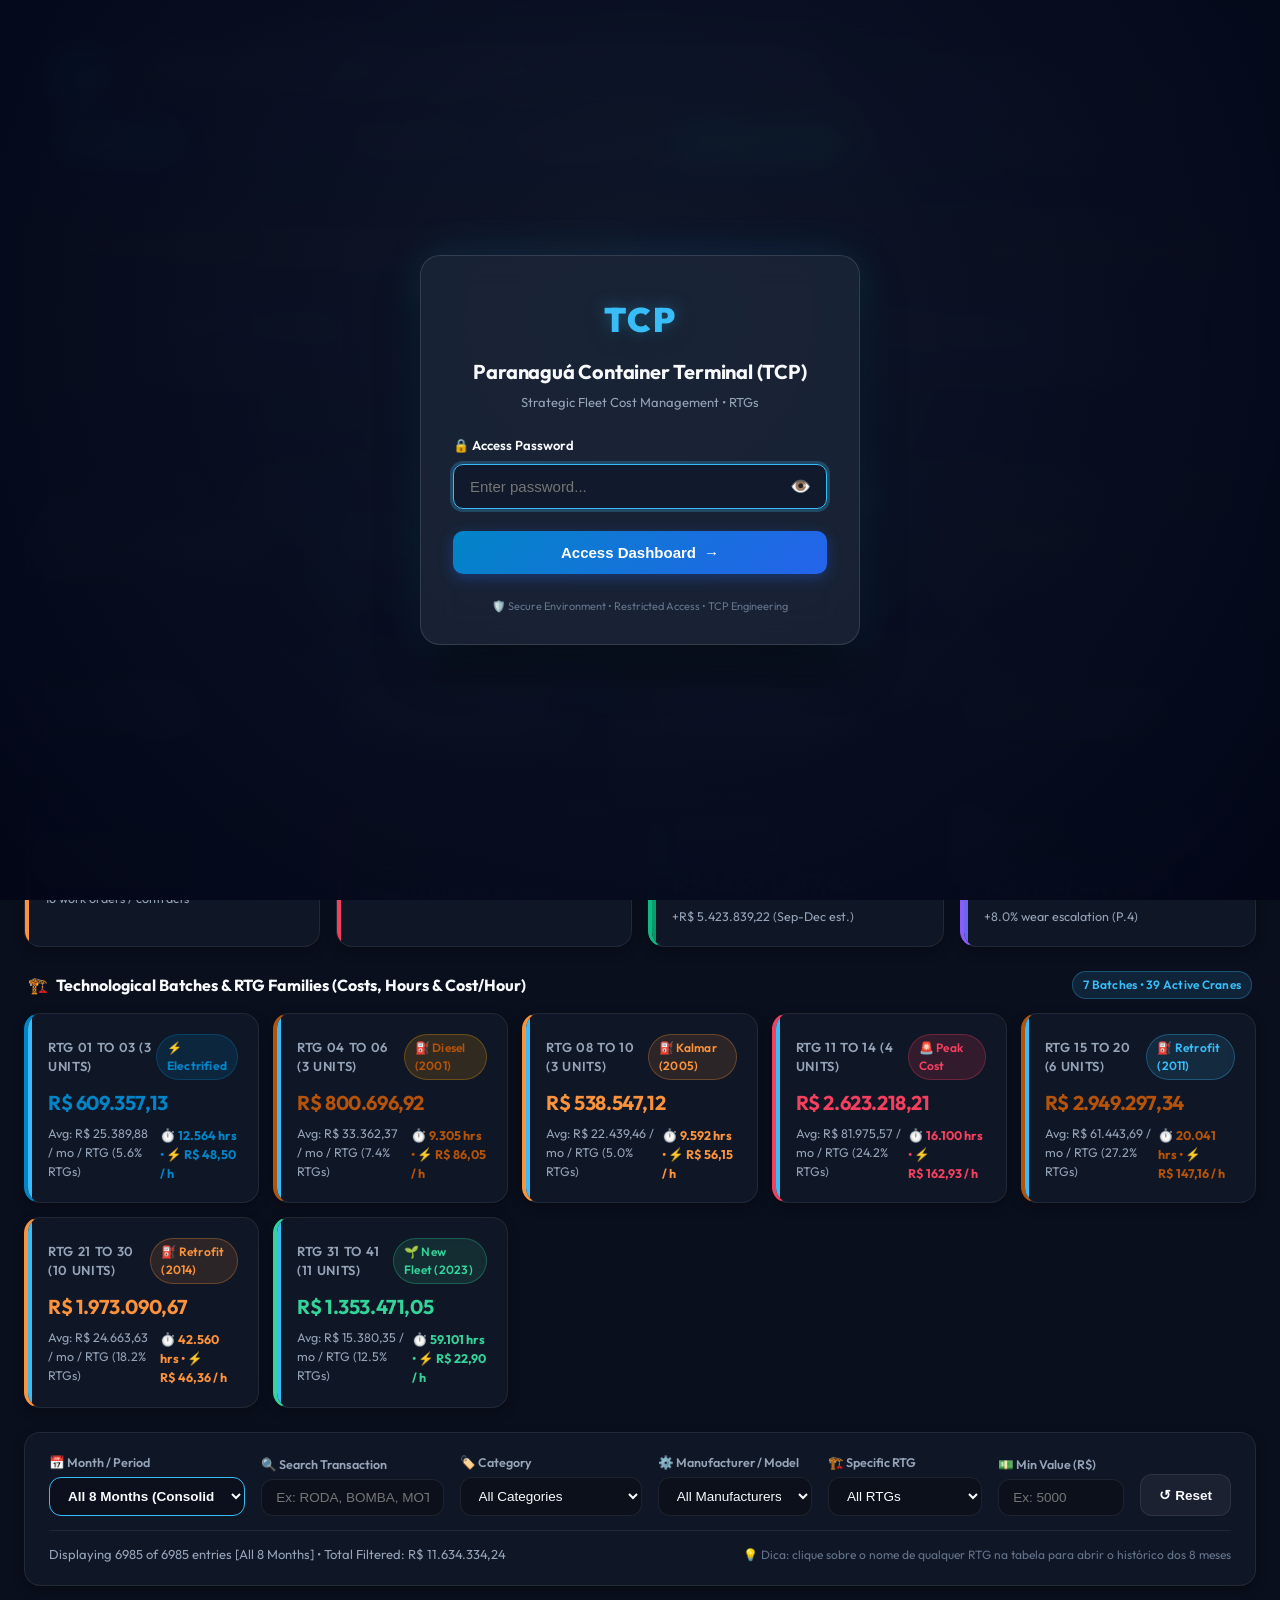
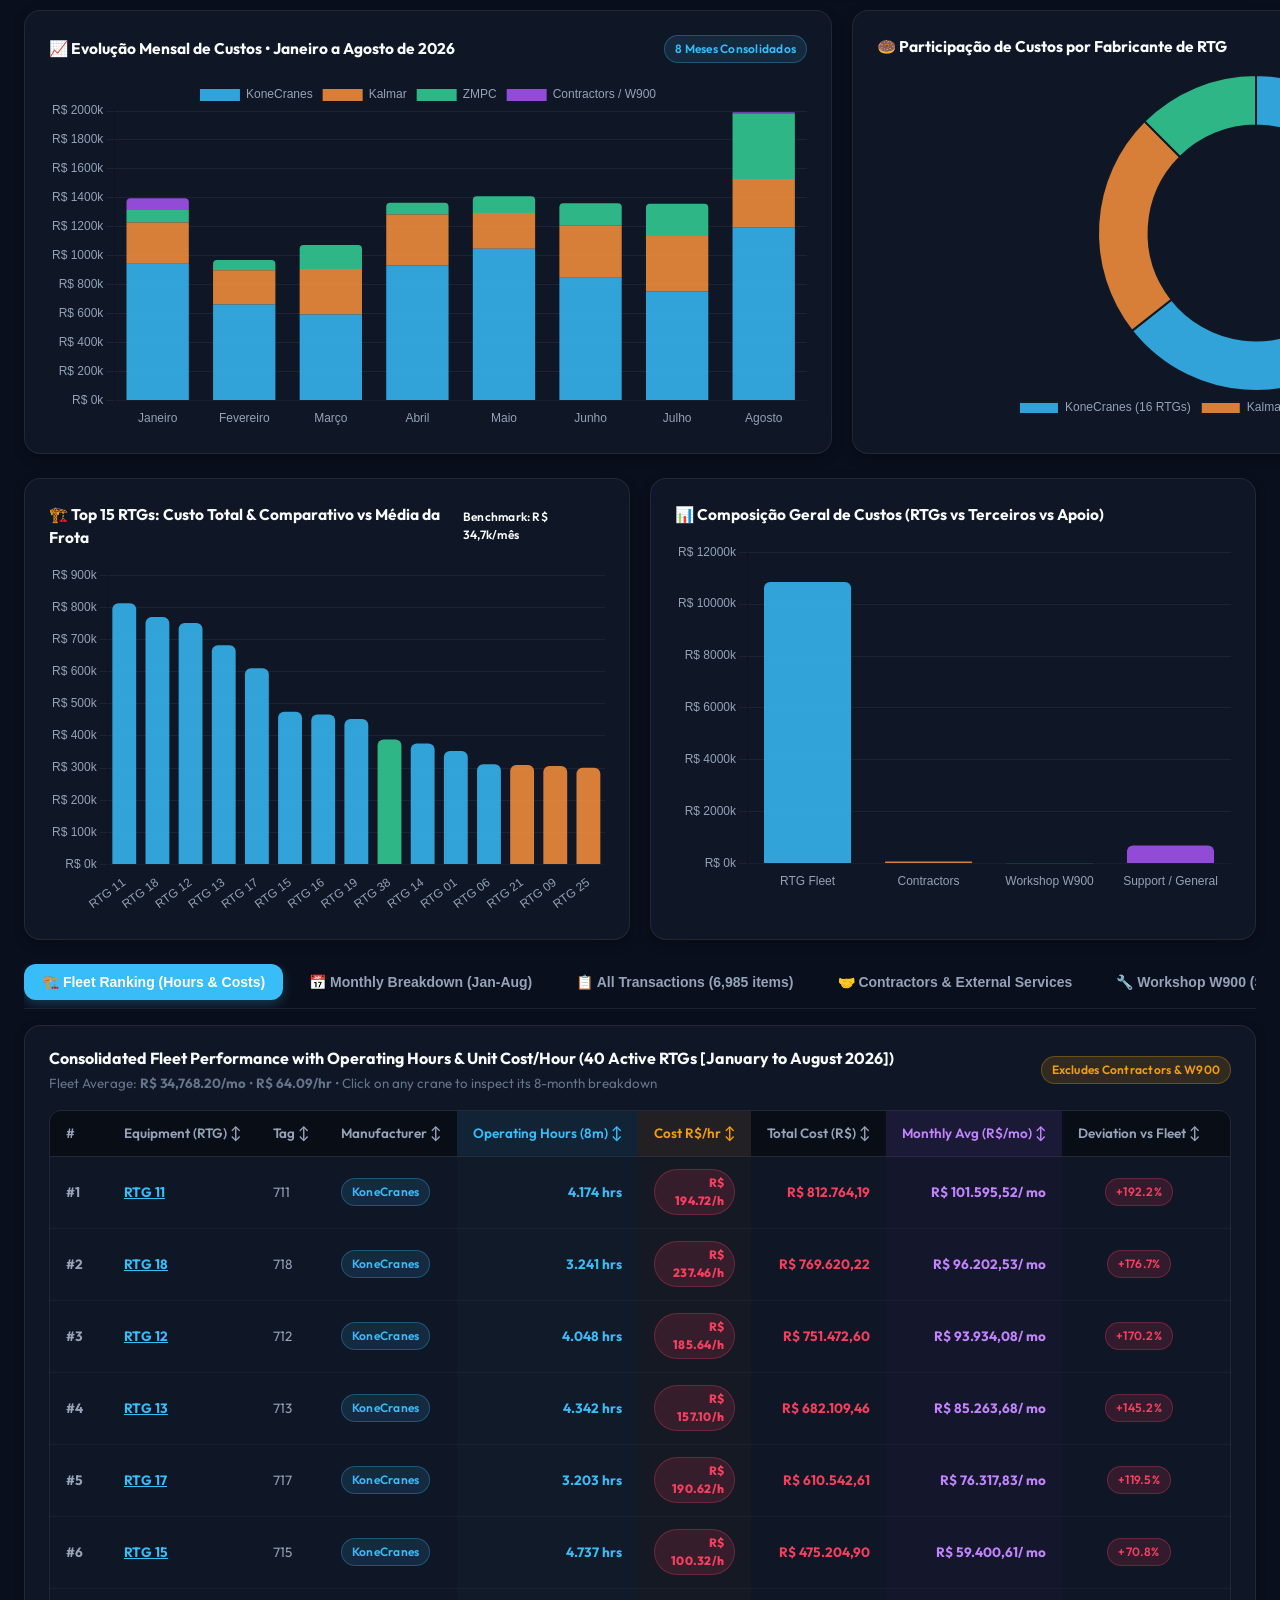
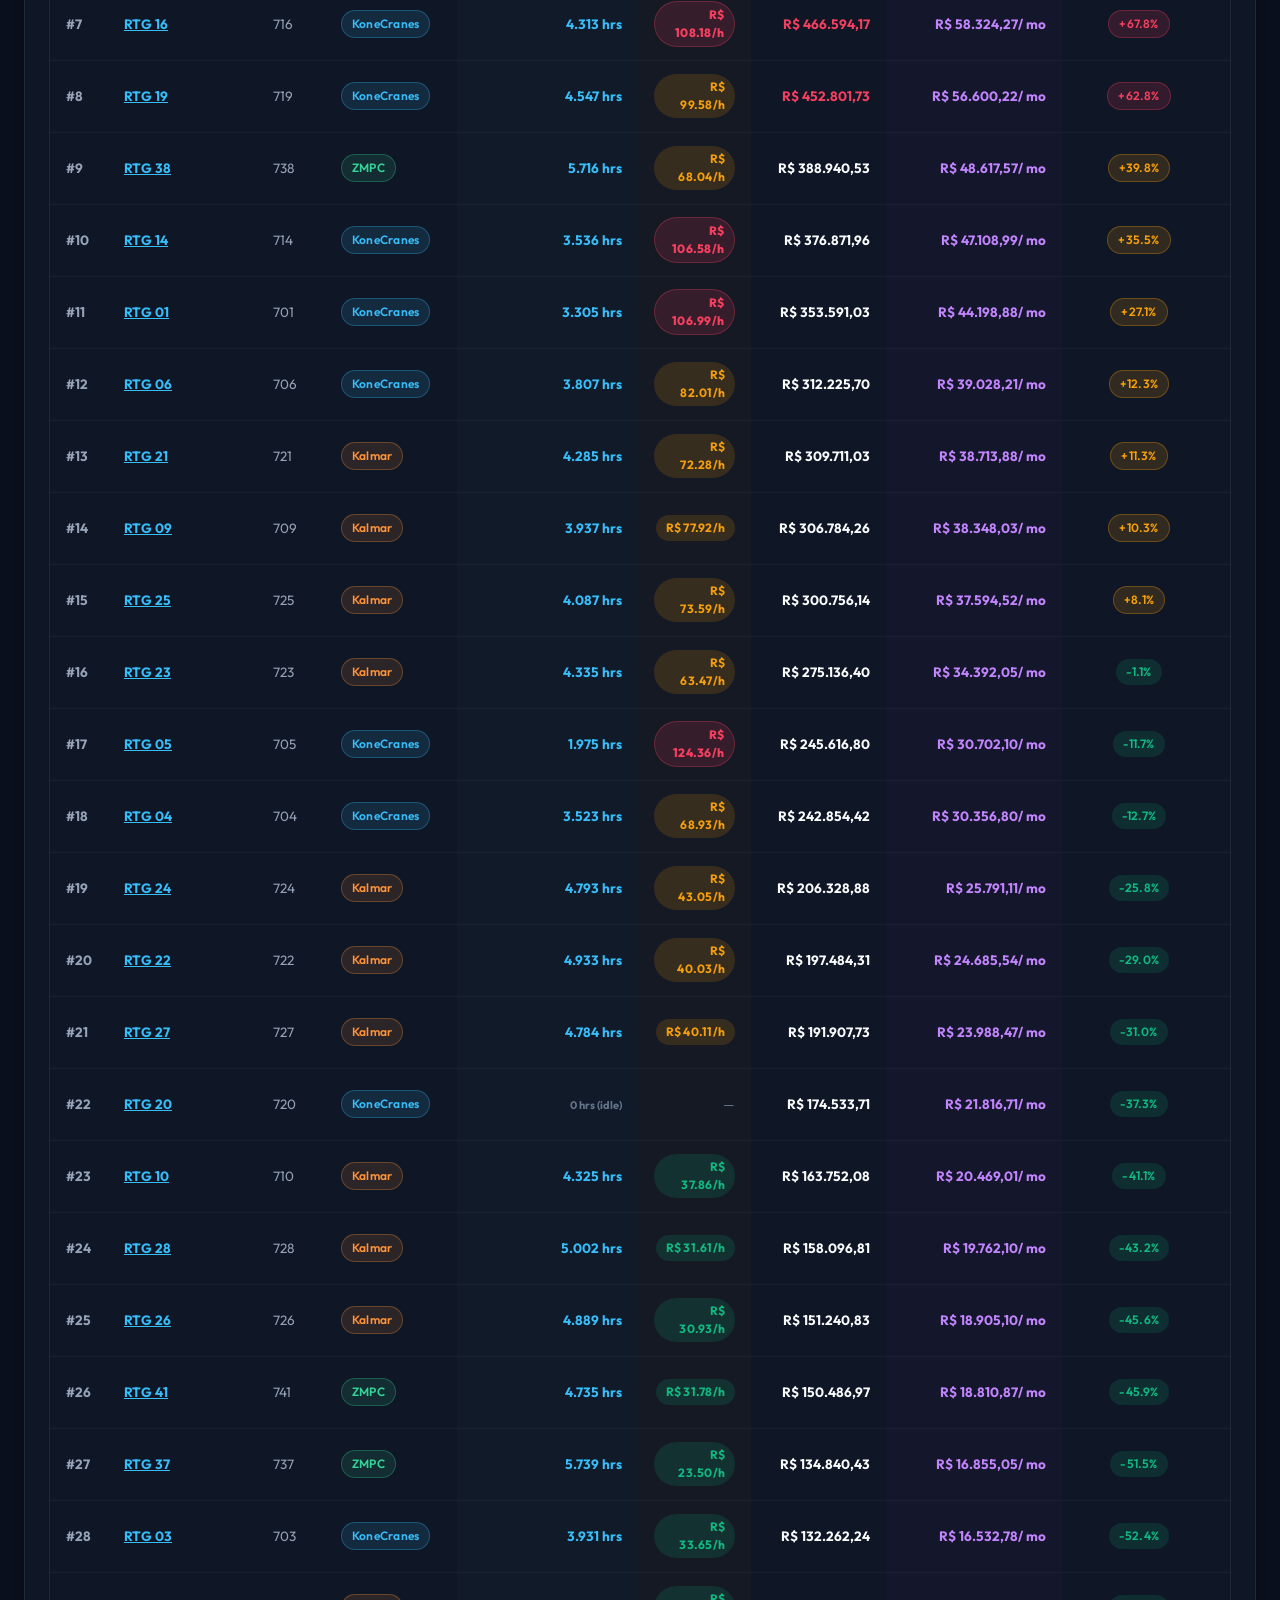
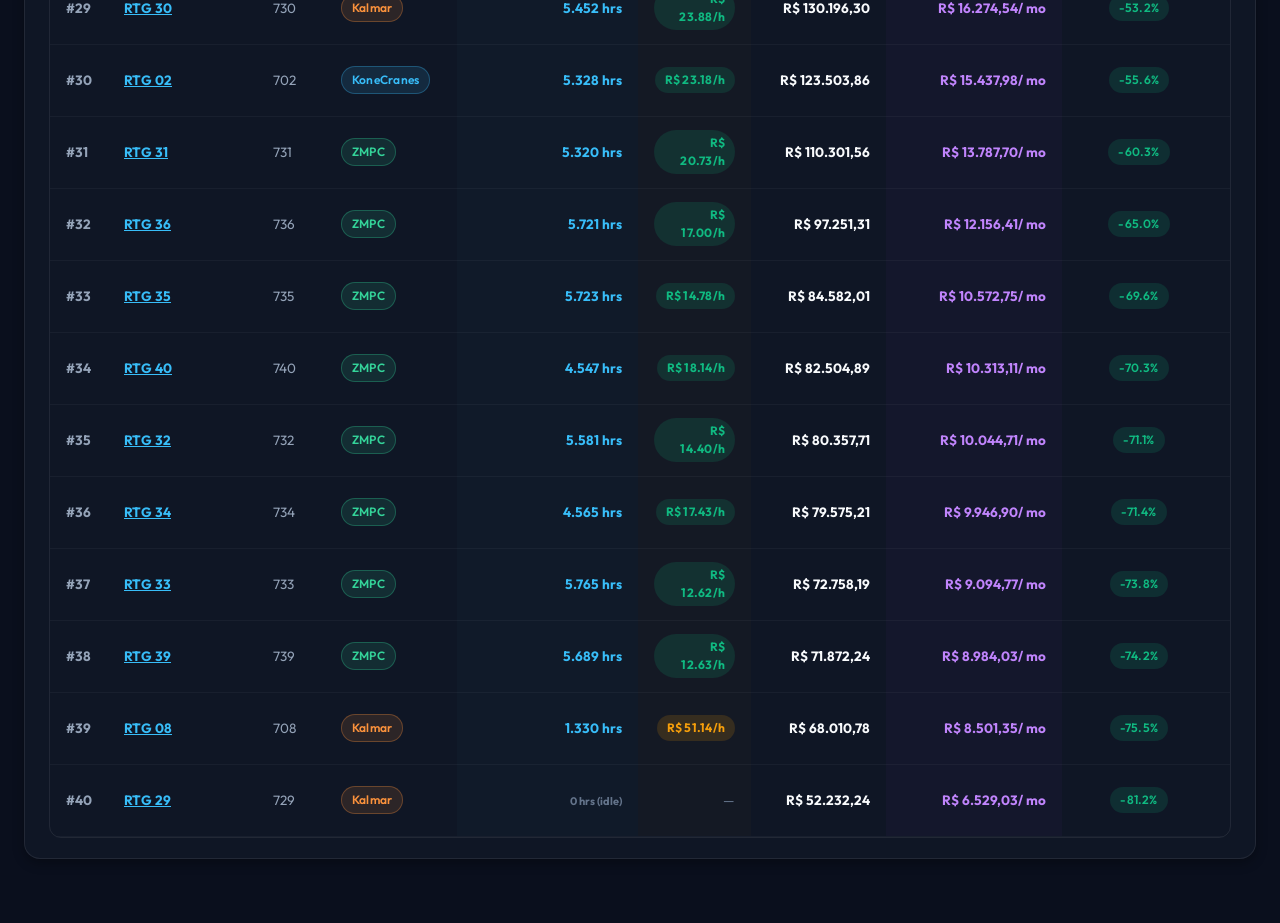
<file: index.html>
﻿<!DOCTYPE html>
<html lang="en" data-theme="dark">

<head>
  <meta charset="UTF-8">
  <meta http-equiv="Content-Type" content="text/html; charset=UTF-8">
  <meta name="viewport" content="width=device-width, initial-scale=1.0">
  <title>Strategic Cost Management Dashboard &bull; RTG Fleet, Third Parties &amp; Workshop (Jan-Aug 2026)</title>

  <!-- Modern Typography -->
  <link rel="preconnect" href="https://fonts.googleapis.com">
  <link rel="preconnect" href="https://fonts.gstatic.com" crossorigin>
  <link
    href="https://fonts.googleapis.com/css2?family=Outfit:wght@400;500;600;700;800&family=Inter:wght@400;500;600;700&display=swap"
    rel="stylesheet">

  <!-- Local Chart.js & SheetJS (100% Offline & Standalone) -->
  <script src="chart.umd.min.js"></script>
  <script src="xlsx.full.min.js"></script>

  <!-- Stylesheet -->
  <link rel="stylesheet" href="styles.css">
</head>

<body>

  <!-- Login Access Gate Modal Overlay -->
  <div id="login-gate" class="login-gate-overlay">
    <div class="glass-panel login-card">
      <div class="login-brand">
        <div class="login-icon"
          style="font-weight: 900; font-size: 34px; letter-spacing: 2px; color: #38bdf8; font-family: 'Outfit', sans-serif; text-shadow: 0 0 16px rgba(56, 189, 248, 0.4);">
          TCP</div>
        <h2 id="login-company-title">TCP</h2>
        <p class="login-sub" id="login-portal-title">Strategic Fleet Cost Management &bull; RTGs</p>
      </div>

      <form id="login-form" onsubmit="handleLoginSubmit(event)" autocomplete="off">
        <div class="login-form-group">
          <label for="login-password" id="lbl-login-pass">&#128274; Access Password</label>
          <div class="password-input-wrapper">
            <input type="password" id="login-password" class="input-control" placeholder="Enter password..." required
              autofocus />
            <button type="button" class="btn-toggle-pwd" id="btn-toggle-pwd" title="Show/Hide Password"
              onclick="togglePasswordVisibility()">&#128065;&#65039;</button>
          </div>
          <div class="login-error-msg" id="login-error" style="display: none;">
            &#9888;&#65039; Incorrect password. Try again.
          </div>
        </div>

        <button type="submit" class="btn btn-primary btn-login-submit" id="btn-login-submit">
          <span id="btn-login-submit-text">Access Dashboard</span> &rarr;
        </button>
      </form>

      <div class="login-footer" id="login-footer-text">
        <span>&#128737;&#65039; Secure Environment &bull; Restricted Access &bull; TCP Engineering</span>
      </div>
    </div>
  </div>

  <div class="app-container">

    <!-- Top Header -->
    <header class="glass-panel dashboard-header">
      <div class="brand-section">
        <div class="brand-icon" id="dashboard-logo-icon"
          style="font-weight: 900; font-size: 22px; letter-spacing: 1.5px; color: #38bdf8; font-family: 'Outfit', sans-serif; text-shadow: 0 0 12px rgba(56, 189, 248, 0.35);">
          TCP</div>
        <div class="brand-title">
          <h1 id="header-main-title">Strategic Cost Management &bull; RTG Fleet, Third Parties &amp; Workshop</h1>
          <p>
            <span id="header-sub-base">&#128193; Updated database: <strong>Cost_01-01-2026 to 08-31-2026_V2</strong></span>
            <span>&bull;</span>
            <span id="header-sub-period">&#128197; Period: <strong>Jan. to Aug. 2026 (8 months)</strong></span>
            <span>&bull;</span>
            <span id="header-sub-fleet">&#127959;&#65039; Fleet: <strong>39 RTGs</strong></span>
            <span>&bull;</span>
            <span id="header-sub-contractors">&#129309; <strong>Third-Party Services</strong></span>
            <span>&bull;</span>
            <span id="header-sub-workshop">&#128295; <strong>Workshop W900</strong></span>
          </p>
        </div>
      </div>

      <div class="header-actions">
        <div class="lang-selector-wrapper" style="display: inline-flex; align-items: center;">
          <select id="lang-select" class="lang-select-control" title="Language / 語言 / Idioma">
            <option value="en" selected>🇺🇸 English</option>
            <option value="zh">🇭🇰 繁體中文</option>
            <option value="pt">🇧🇷 Português</option>
          </select>
        </div>
        <button class="btn btn-primary" id="lang-toggle-btn" style="display: none;">Language</button>
        <button class="btn btn-outline" id="theme-toggle-btn">&#9728;&#65039; Toggle Theme</button>
        <button class="btn btn-secondary" id="btn-view-plan">&#128214; Summary Plan</button>
        <button class="btn btn-secondary" id="btn-export-csv">&#128229; Download CSV</button>
        <button class="btn btn-success" id="btn-export-excel">&#128202; Export Excel (.xlsx)</button>
        <button class="btn btn-outline" id="btn-print">&#128424;&#65039; Print / PDF</button>
        <button class="btn btn-outline" id="btn-logout" title="Lock / Logout">&#128274; <span
            id="btn-logout-text">Logout</span></button>
      </div>
    </header>

    <!-- Strategic Diagnostic Alert Banner -->
    <section class="glass-panel diagnostic-banner" id="diagnostic-banner">
      <div class="diagnostic-header">
        <div class="diagnostic-title">
          <span style="font-size: 22px;">&#128161;</span>
          <div>
            <h3 id="banner-title">Auditoria Multimensal &amp; M&eacute;dias por Equipamento (Janeiro a Agosto/2026)</h3>
            <p style="font-size: 13px; color: var(--text-secondary); margin-top: 2px;" id="banner-desc">
              6.985 lan&ccedil;amentos or&ccedil;ament&aacute;rios com c&aacute;lculo de m&eacute;dia mensal individual,
              hor&iacute;metros acumulados e custo por hora trabalhada.
            </p>
          </div>
        </div>
        <span class="badge badge-warning" id="banner-metric-badge">M&eacute;dia da Frota: R$ 34.768,20 / RTG /
          m&ecirc;s</span>
      </div>

      <div class="diagnostic-content">
        <div class="diagnostic-item">
          <h4 id="banner-rtg-heading">&#127959;&#65039; Frota de RTGs: R$ 10.847.678,44 (6.815 itens)</h4>
          <p id="banner-rtg-text">
            Custo estrito de pe&ccedil;as e manuten&ccedil;&otilde;es nos 39 guindastes operacionais. M&eacute;dia
            mensal de <strong>R$ 34,7k/m&ecirc;s por RTG</strong>.
          </p>
        </div>

        <div class="diagnostic-item">
          <h4 id="banner-terceiros-heading">&#128200; Dispers&atilde;o de Custos por Fabricante</h4>
          <p id="banner-terceiros-text">
            <strong>KoneCranes:</strong> R$ 54,5k/m&ecirc;s &bull; <strong>Kalmar:</strong> R$ 26,1k/m&ecirc;s &bull;
            <strong>ZMPC:</strong> R$ 15,4k/m&ecirc;s por RTG.
          </p>
        </div>

        <div class="diagnostic-item">
          <h4 id="banner-w900-heading">&#9201;&#65039; Intensidade Operacional &amp; Custo Hor&aacute;rio</h4>
          <p id="banner-w900-text">
            Frota operou <strong>169.263 horas</strong> (m&eacute;dia 529 h/m&ecirc;s/RTG). Custo m&eacute;dio direto de
            manuten&ccedil;&atilde;o: <strong>R$ 64,09 / hora</strong>.
          </p>
        </div>
      </div>
    </section>

    <!-- KPI Metric Cards Grid -->
    <section class="kpi-grid">
      <!-- Total Geral Planilha -->
      <div class="glass-panel kpi-card kpi-total">
        <div class="kpi-header">
          <span class="kpi-title" id="kpi-title-total">Total Geral (Filtro)</span>
          <div class="kpi-icon" style="background: rgba(56, 189, 248, 0.15); color: #38bdf8;">&#128176;</div>
        </div>
        <div class="kpi-value" id="kpi-total-geral">R$ 11.634.334,24</div>
        <div class="kpi-footer" id="kpi-footer-total">6.985 lan&ccedil;amentos</div>
      </div>

      <!-- Frota de RTGs -->
      <div class="glass-panel kpi-card kpi-kone">
        <div class="kpi-header">
          <span class="kpi-title" id="kpi-title-rtg">Frota RTGs (39 Un)</span>
          <span class="badge badge-kone" id="kpi-rtg-pct">93,24%</span>
        </div>
        <div class="kpi-value" id="kpi-rtg-total" style="color: var(--kone-blue);">R$ 10.847.678,44</div>
        <div class="kpi-footer" id="kpi-rtg-footer">M&eacute;dia: R$ 34.768,20 / m&ecirc;s</div>
      </div>

      <!-- Horas Operadas Frota (NOVO CARD DE HORÍMETRO) -->
      <div class="glass-panel kpi-card kpi-kone" style="border-color: rgba(56, 189, 248, 0.35);">
        <div class="kpi-header">
          <span class="kpi-title" id="kpi-title-horas">Horas Operadas (8m)</span>
          <span class="badge badge-kone" id="kpi-horas-badge">&#9201;&#65039; Hor&iacute;metro</span>
        </div>
        <div class="kpi-value" id="kpi-horas-total" style="color: #38bdf8;">169.263 hrs</div>
        <div class="kpi-footer" id="kpi-horas-footer">M&eacute;dia: 529 hrs / m&ecirc;s / RTG</div>
      </div>

      <!-- Custo Médio por Hora (NOVO CARD DE R$/H) -->
      <div class="glass-panel kpi-card kpi-kalmar" style="border-color: rgba(245, 158, 11, 0.35);">
        <div class="kpi-header">
          <span class="kpi-title" id="kpi-title-custohora">Custo M&eacute;dio / Hora</span>
          <span class="badge badge-warning" id="kpi-custohora-badge">&#9889; R$/hr</span>
        </div>
        <div class="kpi-value" id="kpi-custohora-val" style="color: #f59e0b;">R$ 64,09 / hr</div>
        <div class="kpi-footer" id="kpi-custohora-footer">Benchmark Realizado (8m)</div>
      </div>

      <!-- Média Mensal Frota -->
      <div class="glass-panel kpi-card kpi-media">
        <div class="kpi-header">
          <span class="kpi-title" id="kpi-title-media">M&eacute;dia Mensal / RTG</span>
          <span class="badge badge-primary" id="kpi-media-badge">Benchmark</span>
        </div>
        <div class="kpi-value" id="kpi-media-mensal" style="color: #a855f7;">R$ 34.768,20</div>
        <div class="kpi-footer" id="kpi-media-mensal-footer">Meta operacional por RTG</div>
      </div>

      <!-- KoneCranes -->
      <div class="glass-panel kpi-card kpi-kone">
        <div class="kpi-header">
          <span class="kpi-title" id="kpi-title-kone">KoneCranes (16 RTGs)</span>
          <span class="badge badge-kone" id="kpi-kone-pct">64,37% RTGs</span>
        </div>
        <div class="kpi-value" id="kpi-kone-total">R$ 6.982.569,60</div>
        <div class="kpi-footer" id="kpi-kone-footer">M&eacute;dia: R$ 54.551,33 / m&ecirc;s</div>
      </div>

      <!-- Kalmar -->
      <div class="glass-panel kpi-card kpi-kalmar">
        <div class="kpi-header">
          <span class="kpi-title" id="kpi-title-kalmar">Kalmar (12 RTGs)</span>
          <span class="badge badge-kalmar" id="kpi-kalmar-pct">23,15% RTGs</span>
        </div>
        <div class="kpi-value" id="kpi-kalmar-total">R$ 2.511.637,79</div>
        <div class="kpi-footer" id="kpi-kalmar-footer">M&eacute;dia: R$ 26.162,89 / m&ecirc;s</div>
      </div>

      <!-- ZMPC -->
      <div class="glass-panel kpi-card kpi-zmpc">
        <div class="kpi-header">
          <span class="kpi-title" id="kpi-title-zmpc">ZMPC (11 RTGs)</span>
          <span class="badge badge-zmpc" id="kpi-zmpc-pct">12,48% RTGs</span>
        </div>
        <div class="kpi-value" id="kpi-zmpc-total">R$ 1.353.471,05</div>
        <div class="kpi-footer" id="kpi-zmpc-footer">M&eacute;dia: R$ 15.380,35 / m&ecirc;s</div>
      </div>

      <!-- Servicos Terceiros -->
      <div class="glass-panel kpi-card kpi-kalmar">
        <div class="kpi-header">
          <span class="kpi-title" id="kpi-title-terceiros">Servi&ccedil;os Terceiros</span>
          <span class="badge badge-kalmar">Externo</span>
        </div>
        <div class="kpi-value" id="kpi-terceiros-total" style="color: var(--kalmar-orange);">R$ 81.418,75</div>
        <div class="kpi-footer" id="kpi-terceiros-footer">16 ordens / contratos</div>
      </div>

      <!-- RTG Mais Oneroso -->
      <div class="glass-panel kpi-card kpi-critico">
        <div class="kpi-header">
          <span class="kpi-title" id="kpi-title-ofensor">Maior Ofensor</span>
          <span class="badge badge-danger">L&iacute;der</span>
        </div>
        <div class="kpi-value" id="kpi-top-rtg" style="color: var(--danger); font-size: 22px;">RTG 11</div>
        <div class="kpi-footer" id="kpi-top-rtg-footer">M&eacute;dia: R$ 101.595,52 / m&ecirc;s (+192%)</div>
      </div>

      <!-- 2026 Year-End Forecast Card -->
      <div class="glass-panel kpi-card kpi-proj2026" style="border-left: 4px solid #10b981;">
        <div class="kpi-header">
          <span class="kpi-title" id="kpi-title-proj2026">2026 Year-End Forecast (RTGs)</span>
          <span class="badge" style="background: rgba(16, 185, 129, 0.15); color: #10b981; border: 1px solid rgba(16, 185, 129, 0.3);" id="kpi-proj2026-badge">&#127919; 12m Run-rate</span>
        </div>
        <div class="kpi-value" id="kpi-proj2026-val" style="color: #10b981;">R$ 16.271.517,66</div>
        <div class="kpi-footer" id="kpi-proj2026-footer">+R$ 5.423.839,22 (Sep-Dec est.)</div>
      </div>

      <!-- 2027 Budget Forecast Card -->
      <div class="glass-panel kpi-card kpi-proj2027" style="border-left: 4px solid #8b5cf6;">
        <div class="kpi-header">
          <span class="kpi-title" id="kpi-title-proj2027">2027 Budget Forecast (RTGs)</span>
          <span class="badge" style="background: rgba(139, 92, 246, 0.15); color: #a78bfa; border: 1px solid rgba(139, 92, 246, 0.3);" id="kpi-proj2027-badge">&#128200; +8.0% Escalation</span>
        </div>
        <div class="kpi-value" id="kpi-proj2027-val" style="color: #a78bfa;">R$ 17.570.790,91</div>
        <div class="kpi-footer" id="kpi-proj2027-footer">+8.0% wear escalation (P.4)</div>
      </div>
    </section>

    <!-- Technology Families Section Header -->
    <div class="family-section-header"
      style="display: flex; justify-content: space-between; align-items: center; margin: 10px 4px 14px 4px; flex-wrap: wrap; gap: 8px;">
      <h3
        style="font-size: 16px; font-weight: 700; color: var(--text-primary); display: flex; align-items: center; gap: 8px; margin: 0;">
        <span>&#127959;&#65039;</span> <span id="family-section-title">Lotes Tecnol&oacute;gicos &amp; Fam&iacute;lias
          de RTG (Custos, Horas &amp; Custo/Hora)</span>
      </h3>
      <span class="badge badge-kone" id="family-section-badge">7 Lotes &bull; 39 Guindastes Ativos</span>
    </div>

    <!-- 7 Family KPI Cards Grid -->
    <section class="kpi-grid family-kpi-grid"
      style="grid-template-columns: repeat(auto-fit, minmax(210px, 1fr)); gap: 14px; margin-bottom: 24px;">
      <!-- Família 1: RTG 01-03 -->
      <div class="glass-panel kpi-card" style="border-left: 4px solid #0284c7;">
        <div class="kpi-header">
          <span class="kpi-title" id="fam-title-1">RTG 01 ao 03 (3 un)</span>
          <span class="badge"
            style="background: rgba(2, 132, 199, 0.15); color: #0284c7; border: 1px solid rgba(2, 132, 199, 0.3); font-weight: 700;"
            id="fam-badge-1">&#9889; Eletrificado</span>
        </div>
        <div class="kpi-value" id="fam-val-1" style="color: #0284c7; font-size: 20px;">R$ 609.357,13</div>
        <div class="kpi-footer" id="fam-foot-1">
          <div id="fam-sub-1">M&eacute;dia: R$ 25.389,88 / m&ecirc;s / RTG (5,6% RTGs)</div>
          <div id="fam-hours-1" style="margin-top: 4px; color: #0284c7; font-weight: 700;">&#9201;&#65039; 12.564 hrs
            &bull; &#9889; R$ 48,50 / h</div>
        </div>
      </div>

      <!-- Família 2: RTG 04-06 -->
      <div class="glass-panel kpi-card" style="border-left: 4px solid #b45309;">
        <div class="kpi-header">
          <span class="kpi-title" id="fam-title-2">RTG 04 ao 06 (3 un)</span>
          <span class="badge"
            style="background: rgba(245, 158, 11, 0.15); color: #b45309; border: 1px solid rgba(245, 158, 11, 0.3);"
            id="fam-badge-2">&#9981; Diesel (2001)</span>
        </div>
        <div class="kpi-value" id="fam-val-2" style="color: #b45309; font-size: 20px;">R$ 800.696,92</div>
        <div class="kpi-footer" id="fam-foot-2">
          <div id="fam-sub-2">M&eacute;dia: R$ 33.362,37 / m&ecirc;s / RTG (7,4% RTGs)</div>
          <div id="fam-hours-2" style="margin-top: 4px; color: #b45309; font-weight: 700;">&#9201;&#65039; 9.305 hrs
            &bull; &#9889; R$ 86,05 / h</div>
        </div>
      </div>

      <!-- Família 3: RTG 08-10 -->
      <div class="glass-panel kpi-card" style="border-left: 4px solid var(--kalmar-orange);">
        <div class="kpi-header">
          <span class="kpi-title" id="fam-title-3">RTG 08 ao 10 (3 un)</span>
          <span class="badge badge-kalmar" id="fam-badge-3">&#9981; Kalmar (2005)</span>
        </div>
        <div class="kpi-value" id="fam-val-3" style="color: var(--kalmar-orange); font-size: 20px;">R$ 538.547,12</div>
        <div class="kpi-footer" id="fam-foot-3">
          <div id="fam-sub-3">M&eacute;dia: R$ 22.439,46 / m&ecirc;s / RTG (5,0% RTGs)</div>
          <div id="fam-hours-3" style="margin-top: 4px; color: var(--kalmar-orange); font-weight: 700;">&#9201;&#65039;
            9.592 hrs &bull; &#9889; R$ 56,15 / h</div>
        </div>
      </div>

      <!-- Família 4: RTG 11-14 -->
      <div class="glass-panel kpi-card" style="border-left: 4px solid var(--danger);">
        <div class="kpi-header">
          <span class="kpi-title" id="fam-title-4">RTG 11 ao 14 (4 un)</span>
          <span class="badge badge-danger" id="fam-badge-4">&#128680; Pico de Custo</span>
        </div>
        <div class="kpi-value" id="fam-val-4" style="color: var(--danger); font-size: 20px;">R$ 2.623.218,21</div>
        <div class="kpi-footer" id="fam-foot-4">
          <div id="fam-sub-4">M&eacute;dia: R$ 81.975,57 / m&ecirc;s / RTG (24,2% RTGs)</div>
          <div id="fam-hours-4" style="margin-top: 4px; color: var(--danger); font-weight: 700;">&#9201;&#65039; 16.100
            hrs &bull; &#9889; R$ 162,93 / h</div>
        </div>
      </div>

      <!-- Família 5: RTG 15-20 -->
      <div class="glass-panel kpi-card" style="border-left: 4px solid #b45309;">
        <div class="kpi-header">
          <span class="kpi-title" id="fam-title-5">RTG 15 ao 20 (6 un)</span>
          <span class="badge badge-kone" id="fam-badge-5">&#9981; Retrofit (2011)</span>
        </div>
        <div class="kpi-value" id="fam-val-5" style="color: #b45309; font-size: 20px;">R$ 2.949.297,34</div>
        <div class="kpi-footer" id="fam-foot-5">
          <div id="fam-sub-5">M&eacute;dia: R$ 61.443,69 / m&ecirc;s / RTG (27,2% RTGs)</div>
          <div id="fam-hours-5" style="margin-top: 4px; color: #b45309; font-weight: 700;">&#9201;&#65039; 20.041 hrs
            &bull; &#9889; R$ 147,16 / h</div>
        </div>
      </div>

      <!-- Família 6: RTG 21-30 -->
      <div class="glass-panel kpi-card" style="border-left: 4px solid var(--kalmar-orange);">
        <div class="kpi-header">
          <span class="kpi-title" id="fam-title-6">RTG 21 ao 30 (10 un)</span>
          <span class="badge badge-kalmar" id="fam-badge-6">&#9981; Retrofit (2014)</span>
        </div>
        <div class="kpi-value" id="fam-val-6" style="color: var(--kalmar-orange); font-size: 20px;">R$ 1.973.090,67
        </div>
        <div class="kpi-footer" id="fam-foot-6">
          <div id="fam-sub-6">M&eacute;dia: R$ 24.663,63 / m&ecirc;s / RTG (18,2% RTGs)</div>
          <div id="fam-hours-6" style="margin-top: 4px; color: var(--kalmar-orange); font-weight: 700;">&#9201;&#65039;
            42.560 hrs &bull; &#9889; R$ 46,36 / h</div>
        </div>
      </div>

      <!-- Família 7: RTG 31-41 -->
      <div class="glass-panel kpi-card" style="border-left: 4px solid var(--zmpc-green);">
        <div class="kpi-header">
          <span class="kpi-title" id="fam-title-7">RTG 31 ao 41 (11 un)</span>
          <span class="badge badge-zmpc" id="fam-badge-7">&#127793; Frota Nova (2023)</span>
        </div>
        <div class="kpi-value" id="fam-val-7" style="color: var(--zmpc-green); font-size: 20px;">R$ 1.353.471,05</div>
        <div class="kpi-footer" id="fam-foot-7">
          <div id="fam-sub-7">M&eacute;dia: R$ 15.380,35 / m&ecirc;s / RTG (12,5% RTGs)</div>
          <div id="fam-hours-7" style="margin-top: 4px; color: var(--zmpc-green); font-weight: 700;">&#9201;&#65039;
            59.101 hrs &bull; &#9889; R$ 22,90 / h</div>
        </div>
      </div>
    </section>

    <!-- Interactive Filters Panel with MONTH FILTER -->
    <section class="glass-panel filters-panel">
      <div class="filters-grid" style="grid-template-columns: 1.4fr 1.3fr 1.3fr 1.1fr 1.1fr 0.9fr auto;">

        <!-- Month Filter -->
        <div class="filter-group">
          <label class="filter-label" for="filter-mes">&#128197; Filtrar por M&ecirc;s</label>
          <select id="filter-mes" class="input-control" style="border-color: #38bdf8; font-weight: 600;">
            <option value="ALL">Todos os Meses (Jan a Ago/2026)</option>
            <option value="2026-01">Janeiro / 2026 (R$ 1,40M)</option>
            <option value="2026-02">Fevereiro / 2026 (R$ 998k)</option>
            <option value="2026-03">Mar&ccedil;o / 2026 (R$ 1,19M)</option>
            <option value="2026-04">Abril / 2026 (R$ 1,48M)</option>
            <option value="2026-05">Maio / 2026 (R$ 1,46M)</option>
            <option value="2026-06">Junho / 2026 (R$ 1,48M)</option>
            <option value="2026-07">Julho / 2026 (R$ 1,52M)</option>
            <option value="2026-08">Agosto / 2026 (R$ 2,11M)</option>
          </select>
        </div>

        <div class="filter-group">
          <label class="filter-label" for="filter-search">&#128269; Busca (Material, Fornecedor, RTG)</label>
          <input type="text" id="filter-search" class="input-control" placeholder="Ex: RODA, BOMBA, MOTOR, 711...">
        </div>

        <div class="filter-group">
          <label class="filter-label" for="filter-categoria">&#128194; Categoria / Destina&ccedil;&atilde;o</label>
          <select id="filter-categoria" class="input-control">
            <option value="ALL">Todas as Categorias</option>
            <option value="RTG">Somente Frota de RTGs (701 a 741)</option>
            <option value="SERVICO_TERCEIRO">Somente Servi&ccedil;os de Terceiros</option>
            <option value="OFICINA_W900">Somente Oficina / Apoio W900</option>
            <option value="APOIO_F316">Equipamento de Apoio F316</option>
            <option value="NAO_ALOCADO">Manuten&ccedil;&atilde;o Geral N&atilde;o Alocada</option>
          </select>
        </div>

        <div class="filter-group">
          <label class="filter-label" for="filter-modelo">&#127981; Fabricante / Modelo</label>
          <select id="filter-modelo" class="input-control">
            <option value="ALL">Todos os Modelos</option>
            <option value="KoneCranes">KoneCranes (RTG 01-06 &amp; 11-20)</option>
            <option value="Kalmar">Kalmar (RTG 08-10 &amp; 21-30)</option>
            <option value="ZMPC">ZMPC (RTG 31-41)</option>
          </select>
        </div>

        <div class="filter-group">
          <label class="filter-label" for="filter-equipamento">&#127959;&#65039; RTG Espec&iacute;fico</label>
          <select id="filter-equipamento" class="input-control">
            <option value="ALL">Todos os RTGs</option>
          </select>
        </div>

        <div class="filter-group">
          <label class="filter-label" for="filter-min-val">&#128181; Valor M&iacute;n. (R$)</label>
          <input type="number" id="filter-min-val" class="input-control" placeholder="Ex: 5000">
        </div>

        <div>
          <button class="btn btn-secondary" id="btn-reset-filters" style="width: 100%; height: 42px;">&#8634;
            Limpar</button>
        </div>
      </div>

      <div class="filter-status-bar">
        <span id="status-counter">Carregando dados da Base V2...</span>
        <span style="font-size: 12px; color: var(--text-muted);">&#128161; Dica: clique sobre o nome de qualquer RTG na
          tabela para abrir o hist&oacute;rico dos 8 meses</span>
      </div>
    </section>

    <!-- Main Charts Section -->
    <section class="charts-grid">
      <!-- Monthly Evolution Chart -->
      <div class="glass-panel chart-card">
        <div class="chart-header">
          <div class="chart-title">
            <span>&#128200; Evolu&ccedil;&atilde;o Mensal de Custos &bull; Janeiro a Agosto de 2026</span>
          </div>
          <div>
            <span class="badge badge-kone">8 Meses Consolidados</span>
          </div>
        </div>
        <div class="chart-wrapper">
          <canvas id="chart-evolucao-mensal"></canvas>
        </div>
      </div>

      <!-- Model Share Donut Chart -->
      <div class="glass-panel chart-card">
        <div class="chart-header">
          <div class="chart-title">
            <span>&#127849; Participa&ccedil;&atilde;o de Custos por Fabricante de RTG</span>
          </div>
        </div>
        <div class="chart-wrapper">
          <canvas id="chart-modelos"></canvas>
        </div>
      </div>
    </section>

    <!-- Secondary Charts Section -->
    <section class="secondary-charts-grid">
      <!-- Top RTGs Ranking Chart with Benchmark Line -->
      <div class="glass-panel chart-card">
        <div class="chart-header">
          <div class="chart-title">
            <span id="chart-equip-title">&#127959;&#65039; Top 15 RTGs: Custo Total &amp; Comparativo vs M&eacute;dia da
              Frota</span>
          </div>
          <div>
            <span class="badge badge-media">Benchmark: R$ 34,7k/m&ecirc;s</span>
          </div>
        </div>
        <div class="chart-wrapper">
          <canvas id="chart-equipamentos"></canvas>
        </div>
      </div>

      <!-- Split Chart -->
      <div class="glass-panel chart-card">
        <div class="chart-header">
          <div class="chart-title">
            <span>&#128202; Composi&ccedil;&atilde;o Geral de Custos (RTGs vs Terceiros vs Apoio)</span>
          </div>
        </div>
        <div class="chart-wrapper">
          <canvas id="chart-composicao-geral"></canvas>
        </div>
      </div>
    </section>

    <!-- Tabs Navigation -->
    <div class="tabs-container">
      <button class="tab-btn active" data-tab="ranking" id="tab-btn-ranking">
        &#127959;&#65039; Consolidado por RTG (M&eacute;dias &amp; Ranking)
      </button>
      <button class="tab-btn" data-tab="mensal" id="tab-btn-mensal">
        &#128197; Comparativo Mensal (Jan a Ago)
      </button>
      <button class="tab-btn" data-tab="lancamentos" id="tab-btn-lancamentos">
        &#128203; Todos os Lan&ccedil;amentos (6.985 itens)
      </button>
      <button class="tab-btn" data-tab="terceiros" id="tab-btn-terceiros">
        &#129309; Servi&ccedil;os de Terceiros
      </button>
      <button class="tab-btn" data-tab="w900" id="tab-btn-w900">
        &#128295; Oficina W900 (Apoio)
      </button>
      <button class="tab-btn" data-tab="materiais" id="tab-btn-materiais">
        &#128297; Top Pe&ccedil;as de RTG
      </button>
      <button class="tab-btn" data-tab="diagnostico" id="tab-btn-diagnostico">
        &#128196; Plano Executivo &amp; An&aacute;lise
      </button>
    </div>

    <!-- Tab Content / Table Card -->
    <section class="glass-panel table-card" id="tab-content-area">
      <!-- Injected dynamically via app.js -->
    </section>

  </div>

  <!-- Modal for Comprehensive Analysis Plan -->
  <div class="modal-overlay" id="plan-modal">
    <div class="modal-container">
      <button class="modal-close" id="modal-close-btn">&times;</button>
      <h2 style="color: var(--kone-blue); margin-bottom: 8px;">Relat&oacute;rio de Auditoria de Custos &bull; Planilha
        V2 (8 Meses)</h2>
      <p style="color: var(--text-secondary); margin-bottom: 20px;">
        An&aacute;lise multimensal de despesas, tend&ecirc;ncias or&ccedil;ament&aacute;rias e m&eacute;dias mensais da
        frota de RTGs.
      </p>

      <div style="line-height: 1.8; color: var(--text-secondary); font-size: 14px;">
        <h3 style="color: var(--text-primary); margin-top: 16px;">1. Metodologia da M&eacute;dia Mensal por RTG</h3>
        <p>
          A m&eacute;dia mensal de cada RTG &eacute; apurada dividindo o custo total acumulado pelos 8 meses do
          per&iacute;odo (Janeiro a Agosto de 2026).
          A m&eacute;dia global da frota operacional &eacute; de <strong>R$ 34.768,20 / m&ecirc;s por
            guindaste</strong>.
        </p>

        <h3 style="color: var(--text-primary); margin-top: 20px;">2. Benchmarks por Fabricante</h3>
        <ul style="margin-left: 24px; margin-top: 8px;">
          <li><strong>KoneCranes (16 RTGs):</strong> R$ 54.551,33 / RTG / m&ecirc;s (+56,9% acima da m&eacute;dia da
            frota).</li>
          <li><strong>Kalmar (12 RTGs):</strong> R$ 26.162,89 / RTG / m&ecirc;s (-24,8% abaixo da m&eacute;dia da
            frota).</li>
          <li><strong>ZMPC (11 RTGs):</strong> R$ 15.380,35 / RTG / m&ecirc;s (-55,8% abaixo da m&eacute;dia da frota).
          </li>
        </ul>

        <h3 style="color: var(--text-primary); margin-top: 20px;">3. Os 5 Maiores Ofensores Mensais</h3>
        <p>
          Os RTGs <strong>11 (R$ 101,6k/m&ecirc;s)</strong>, <strong>18 (R$ 96,2k/m&ecirc;s)</strong>, <strong>12 (R$
            93,9k/m&ecirc;s)</strong>, <strong>13 (R$ 85,3k/m&ecirc;s)</strong> e <strong>17 (R$
            76,3k/m&ecirc;s)</strong> operam com m&eacute;dias mensais de duas a quase tr&ecirc;s vezes superiores ao
          padr&atilde;o da frota.
        </p>

        <h3 style="color: var(--text-primary); margin-top: 20px;">4. Proje&ccedil;&atilde;o Fechamento 2026 &amp; Or&ccedil;amento 2027 (Frota RTG)</h3>
        <p>
          &bull; <strong>Fechamento Estimado 2026 (12 meses):</strong> <strong>R$ 16.271.517,66</strong> (run-rate anual com base na m&eacute;dia realizada dos RTGs de R$ 1,35M/m&ecirc;s nos primeiros 8 meses, estimando +R$ 5,42M para o quadrimestre Set-Dez).<br>
          &bull; <strong>Or&ccedil;amento Previsto 2027:</strong> <strong>R$ 17.570.790,91</strong> (aplica&ccedil;&atilde;o da taxa t&eacute;cnica de desgaste por lote: +10% para m&aacute;quinas &gt;20 anos, +8% para meia-vida de 10-20 anos e +5% para m&aacute;quinas novas, resultando em +8,0% de escalada m&eacute;dia ponderada).
        </p>

        <div style="margin-top: 24px; text-align: right;">
          <button class="btn btn-primary" onclick="document.getElementById('plan-modal').style.display='none'">Fechar
            Relat&oacute;rio</button>
        </div>
      </div>
    </div>
  </div>

  <!-- Modal for RTG Monthly Drill-down (NOVO MODAL) -->
  <div class="modal-overlay" id="rtg-modal" style="display: none;">
    <div class="modal-container" style="max-width: 780px;">
      <button class="modal-close" onclick="document.getElementById('rtg-modal').style.display='none'">&times;</button>
      <div id="rtg-modal-content">
        <!-- Injected dynamically via app.js -->
      </div>
    </div>
  </div>

  <!-- Load Data & Controller Scripts -->
  <script src="rtg_complete_data.js"></script>
  <script src="app.js"></script>
</body>

</html>
</file>
<file: styles.css>
﻿/* ==========================================================================
   Design System & Modern Styling - Dashboard de Custos RTG
   ========================================================================== */

:root {
  --bg-primary: #0a0f1d;
  --bg-secondary: #111827;
  --bg-card: rgba(17, 24, 39, 0.85);
  --bg-card-hover: rgba(30, 41, 59, 0.95);
  --border-color: rgba(255, 255, 255, 0.08);
  --border-highlight: rgba(56, 189, 248, 0.3);
  
  --text-primary: #f8fafc;
  --text-secondary: #94a3b8;
  --text-muted: #64748b;
  
  /* Brand & Model Colors */
  --kone-blue: #38bdf8;
  --kone-blue-glow: rgba(56, 189, 248, 0.25);
  --kalmar-orange: #fb923c;
  --kalmar-orange-glow: rgba(251, 146, 60, 0.25);
  --zmpc-green: #34d399;
  --zmpc-green-glow: rgba(52, 211, 153, 0.25);
  
  --danger: #f43f5e;
  --danger-glow: rgba(244, 63, 94, 0.2);
  --warning: #f59e0b;
  --success: #10b981;
  
  --shadow-sm: 0 2px 4px rgba(0, 0, 0, 0.2);
  --shadow-md: 0 4px 12px rgba(0, 0, 0, 0.3);
  --shadow-lg: 0 10px 25px -5px rgba(0, 0, 0, 0.4), 0 8px 10px -6px rgba(0, 0, 0, 0.3);
  --glow-primary: 0 0 20px rgba(56, 189, 248, 0.15);
  
  --radius-sm: 8px;
  --radius-md: 12px;
  --radius-lg: 16px;
  --radius-xl: 24px;
  
  --transition: all 0.25s cubic-bezier(0.4, 0, 0.2, 1);
}

/* Light Theme Variables */
[data-theme="light"] {
  --bg-primary: #f1f5f9;
  --bg-secondary: #ffffff;
  --bg-card: rgba(255, 255, 255, 0.95);
  --bg-card-hover: #ffffff;
  --border-color: rgba(0, 0, 0, 0.08);
  --border-highlight: rgba(14, 165, 233, 0.4);
  
  --text-primary: #0f172a;
  --text-secondary: #475569;
  --text-muted: #94a3b8;
  
  --kone-blue: #0284c7;
  --kalmar-orange: #ea580c;
  --zmpc-green: #059669;
  
  --shadow-md: 0 4px 12px rgba(0, 0, 0, 0.05);
  --shadow-lg: 0 10px 25px -5px rgba(0, 0, 0, 0.08);
  --glow-primary: 0 0 20px rgba(2, 132, 199, 0.1);
}

* {
  box-sizing: border-box;
  margin: 0;
  padding: 0;
}

body {
  font-family: 'Outfit', 'Inter', -apple-system, BlinkMacSystemFont, "Segoe UI", Roboto, sans-serif;
  background-color: var(--bg-primary);
  color: var(--text-primary);
  min-height: 100vh;
  line-height: 1.5;
  -webkit-font-smoothing: antialiased;
  background-image: 
    radial-gradient(at 0% 0%, rgba(56, 189, 248, 0.07) 0px, transparent 50%),
    radial-gradient(at 100% 0%, rgba(251, 146, 60, 0.06) 0px, transparent 50%),
    radial-gradient(at 50% 100%, rgba(52, 211, 153, 0.05) 0px, transparent 50%);
  background-attachment: fixed;
}

/* Container */
.app-container {
  max-width: 1680px;
  margin: 0 auto;
  padding: 24px;
}

/* Glassmorphism Surface */
.glass-panel {
  background: var(--bg-card);
  backdrop-filter: blur(16px);
  -webkit-backdrop-filter: blur(16px);
  border: 1px solid var(--border-color);
  border-radius: var(--radius-lg);
  box-shadow: var(--shadow-md);
  transition: var(--transition);
}

.glass-panel:hover {
  border-color: var(--border-highlight);
}

/* Header */
.dashboard-header {
  display: flex;
  justify-content: space-between;
  align-items: center;
  flex-wrap: wrap;
  gap: 20px;
  padding: 20px 28px;
  margin-bottom: 24px;
}

.brand-section {
  display: flex;
  align-items: center;
  gap: 16px;
}

.brand-icon {
  width: 52px;
  height: 52px;
  border-radius: var(--radius-md);
  background: linear-gradient(135deg, #0284c7, #38bdf8);
  display: flex;
  align-items: center;
  justify-content: center;
  color: white;
  font-size: 26px;
  box-shadow: 0 4px 15px rgba(2, 132, 199, 0.35);
}

.brand-title h1 {
  font-size: 24px;
  font-weight: 700;
  letter-spacing: -0.02em;
  background: linear-gradient(to right, #ffffff, #94a3b8);
  -webkit-background-clip: text;
  -webkit-text-fill-color: transparent;
}

[data-theme="light"] .brand-title h1 {
  background: linear-gradient(to right, #0f172a, #334155);
  -webkit-background-clip: text;
  -webkit-text-fill-color: transparent;
}

.brand-title p {
  color: var(--text-secondary);
  font-size: 13.5px;
  display: flex;
  align-items: center;
  gap: 8px;
  margin-top: 3px;
}

.header-actions {
  display: flex;
  align-items: center;
  gap: 12px;
  flex-wrap: wrap;
}

/* Buttons */
.btn {
  display: inline-flex;
  align-items: center;
  gap: 8px;
  padding: 9px 18px;
  border-radius: var(--radius-md);
  font-size: 13.5px;
  font-weight: 600;
  cursor: pointer;
  border: 1px solid transparent;
  transition: var(--transition);
  text-decoration: none;
}

.btn-primary {
  background: linear-gradient(135deg, #0284c7, #0ea5e9);
  color: white;
  box-shadow: 0 4px 12px rgba(14, 165, 233, 0.3);
}

.btn-primary:hover {
  background: linear-gradient(135deg, #0369a1, #0284c7);
  transform: translateY(-1px);
  box-shadow: 0 6px 16px rgba(14, 165, 233, 0.4);
}

.btn-secondary {
  background: rgba(255, 255, 255, 0.05);
  color: var(--text-primary);
  border-color: var(--border-color);
}

.btn-secondary:hover {
  background: rgba(255, 255, 255, 0.1);
  border-color: var(--text-secondary);
  transform: translateY(-1px);
}

.btn-success {
  background: linear-gradient(135deg, #059669, #10b981);
  color: white;
  box-shadow: 0 4px 12px rgba(16, 185, 129, 0.3);
}

.btn-success:hover {
  background: linear-gradient(135deg, #047857, #059669);
  transform: translateY(-1px);
}

.btn-outline {
  background: transparent;
  border: 1px solid var(--border-color);
  color: var(--text-secondary);
}

.btn-outline:hover {
  border-color: var(--kone-blue);
  color: var(--text-primary);
}

/* Badges */
.badge {
  display: inline-flex;
  align-items: center;
  gap: 6px;
  padding: 4px 10px;
  border-radius: 9999px;
  font-size: 12px;
  font-weight: 600;
  letter-spacing: 0.02em;
}

.badge-kone {
  background: rgba(56, 189, 248, 0.12);
  color: var(--kone-blue);
  border: 1px solid rgba(56, 189, 248, 0.3);
}

.badge-kalmar {
  background: rgba(251, 146, 60, 0.12);
  color: var(--kalmar-orange);
  border: 1px solid rgba(251, 146, 60, 0.3);
}

.badge-zmpc {
  background: rgba(52, 211, 153, 0.12);
  color: var(--zmpc-green);
  border: 1px solid rgba(52, 211, 153, 0.3);
}

.badge-danger {
  background: rgba(244, 63, 94, 0.15);
  color: var(--danger);
  border: 1px solid rgba(244, 63, 94, 0.3);
}

.badge-warning {
  background: rgba(245, 158, 11, 0.15);
  color: var(--warning);
  border: 1px solid rgba(245, 158, 11, 0.3);
}

/* KPI Cards Grid */
.kpi-grid {
  display: grid;
  grid-template-columns: repeat(auto-fit, minmax(240px, 1fr));
  gap: 16px;
  margin-bottom: 24px;
}

.kpi-card {
  padding: 20px;
  position: relative;
  overflow: hidden;
}

.kpi-card::before {
  content: '';
  position: absolute;
  top: 0;
  left: 0;
  width: 4px;
  height: 100%;
  background: var(--kone-blue);
  border-radius: 4px 0 0 4px;
}

.kpi-card.kpi-total::before { background: linear-gradient(to bottom, #38bdf8, #818cf8); }
.kpi-card.kpi-kone::before { background: var(--kone-blue); }
.kpi-card.kpi-kalmar::before { background: var(--kalmar-orange); }
.kpi-card.kpi-zmpc::before { background: var(--zmpc-green); }
.kpi-card.kpi-critico::before { background: var(--danger); }
.kpi-card.kpi-media::before { background: #a855f7; }
.kpi-card.kpi-proj2026::before { background: linear-gradient(to bottom, #10b981, #059669); }
.kpi-card.kpi-proj2027::before { background: linear-gradient(to bottom, #8b5cf6, #6366f1); }

.kpi-header {
  display: flex;
  justify-content: space-between;
  align-items: center;
  margin-bottom: 8px;
}

.kpi-title {
  font-size: 13px;
  font-weight: 600;
  text-transform: uppercase;
  letter-spacing: 0.05em;
  color: var(--text-secondary);
}

.kpi-icon {
  width: 34px;
  height: 34px;
  border-radius: var(--radius-sm);
  display: flex;
  align-items: center;
  justify-content: center;
  font-size: 16px;
}

.kpi-value {
  font-size: 26px;
  font-weight: 700;
  letter-spacing: -0.02em;
  color: var(--text-primary);
  margin-bottom: 4px;
}

.kpi-footer {
  font-size: 12.5px;
  color: var(--text-secondary);
  display: flex;
  align-items: center;
  gap: 6px;
}

/* Strategic Diagnostic Banner */
.diagnostic-banner {
  padding: 22px 26px;
  margin-bottom: 24px;
  border-left: 4px solid #f59e0b;
  background: linear-gradient(135deg, rgba(245, 158, 11, 0.07), rgba(17, 24, 39, 0.8));
}

.diagnostic-header {
  display: flex;
  align-items: center;
  justify-content: space-between;
  cursor: pointer;
}

.diagnostic-title {
  display: flex;
  align-items: center;
  gap: 12px;
}

.diagnostic-title h3 {
  font-size: 17px;
  font-weight: 700;
  color: #fbbf24;
}

.diagnostic-content {
  margin-top: 18px;
  display: grid;
  grid-template-columns: repeat(auto-fit, minmax(320px, 1fr));
  gap: 16px;
}

.diagnostic-item {
  background: rgba(0, 0, 0, 0.25);
  padding: 16px;
  border-radius: var(--radius-md);
  border: 1px solid rgba(255, 255, 255, 0.05);
}

.diagnostic-item h4 {
  font-size: 14px;
  font-weight: 700;
  margin-bottom: 6px;
  display: flex;
  align-items: center;
  gap: 8px;
}

.diagnostic-item p {
  font-size: 13px;
  color: var(--text-secondary);
  line-height: 1.5;
}

/* Filters Control Panel */
.filters-panel {
  padding: 20px 24px;
  margin-bottom: 24px;
}

.filters-grid {
  display: grid;
  grid-template-columns: 2fr 1.5fr 1fr 1fr auto;
  gap: 16px;
  align-items: end;
}

@media (max-width: 1024px) {
  .filters-grid {
    grid-template-columns: 1fr 1fr;
  }
}

@media (max-width: 640px) {
  .filters-grid {
    grid-template-columns: 1fr;
  }
}

.filter-group {
  display: flex;
  flex-direction: column;
  gap: 6px;
}

.filter-label {
  font-size: 12.5px;
  font-weight: 600;
  color: var(--text-secondary);
}

.input-control {
  background: rgba(0, 0, 0, 0.25);
  border: 1px solid var(--border-color);
  border-radius: var(--radius-md);
  padding: 10px 14px;
  color: var(--text-primary);
  font-size: 13.5px;
  outline: none;
  transition: var(--transition);
  width: 100%;
}

.input-control:focus {
  border-color: var(--kone-blue);
  box-shadow: 0 0 0 3px rgba(56, 189, 248, 0.15);
}

.filter-status-bar {
  display: flex;
  justify-content: space-between;
  align-items: center;
  margin-top: 14px;
  padding-top: 14px;
  border-top: 1px solid var(--border-color);
  font-size: 13px;
  color: var(--text-secondary);
}

/* Charts Grid */
.charts-grid {
  display: grid;
  grid-template-columns: 2fr 1fr;
  gap: 20px;
  margin-bottom: 24px;
}

@media (max-width: 1100px) {
  .charts-grid {
    grid-template-columns: 1fr;
  }
}

.chart-card {
  padding: 24px;
  display: flex;
  flex-direction: column;
  min-height: 440px;
}

.chart-header {
  display: flex;
  justify-content: space-between;
  align-items: center;
  margin-bottom: 16px;
}

.chart-title {
  font-size: 15.5px;
  font-weight: 700;
  color: var(--text-primary);
  display: flex;
  align-items: center;
  gap: 8px;
}

.chart-wrapper {
  position: relative;
  width: 100%;
  height: 350px;
  min-height: 350px;
}

/* Secondary Charts Grid */
.secondary-charts-grid {
  display: grid;
  grid-template-columns: 1fr 1fr;
  gap: 20px;
  margin-bottom: 24px;
}

@media (max-width: 900px) {
  .secondary-charts-grid {
    grid-template-columns: 1fr;
  }
}

/* Navigation Tabs */
.tabs-container {
  display: flex;
  gap: 8px;
  margin-bottom: 16px;
  border-bottom: 1px solid var(--border-color);
  padding-bottom: 8px;
  overflow-x: auto;
}

.tab-btn {
  background: transparent;
  border: none;
  padding: 10px 18px;
  border-radius: var(--radius-md);
  font-size: 14px;
  font-weight: 600;
  color: var(--text-secondary);
  cursor: pointer;
  transition: var(--transition);
  display: flex;
  align-items: center;
  gap: 8px;
  white-space: nowrap;
}

.tab-btn:hover {
  color: var(--text-primary);
  background: rgba(255, 255, 255, 0.04);
}

.tab-btn.active {
  color: white;
  background: var(--kone-blue);
  box-shadow: 0 4px 12px rgba(56, 189, 248, 0.25);
}

/* Table Card */
.table-card {
  padding: 20px 24px;
  margin-bottom: 40px;
}

.table-header {
  display: flex;
  justify-content: space-between;
  align-items: center;
  margin-bottom: 16px;
  flex-wrap: wrap;
  gap: 12px;
}

.table-responsive {
  overflow-x: auto;
  border-radius: var(--radius-md);
  border: 1px solid var(--border-color);
}

.data-table {
  width: 100%;
  border-collapse: collapse;
  text-align: left;
  font-size: 13.5px;
}

.data-table th {
  background: rgba(0, 0, 0, 0.4);
  color: var(--text-secondary);
  font-weight: 600;
  padding: 12px 16px;
  border-bottom: 1px solid var(--border-color);
  user-select: none;
  cursor: pointer;
  white-space: nowrap;
}

.data-table th:hover {
  color: var(--text-primary);
}

.data-table td {
  padding: 12px 16px;
  border-bottom: 1px solid rgba(255, 255, 255, 0.04);
  color: var(--text-secondary);
}

.data-table tbody tr {
  transition: var(--transition);
}

.data-table tbody tr:hover {
  background: rgba(255, 255, 255, 0.03);
  color: var(--text-primary);
}

.val-critical {
  color: var(--danger);
  font-weight: 700;
}

.val-high {
  color: var(--warning);
  font-weight: 600;
}

.val-positive {
  color: var(--text-primary);
  font-weight: 600;
}

.val-negative {
  color: #38bdf8;
  font-style: italic;
}

/* Pagination */
.pagination-container {
  display: flex;
  justify-content: space-between;
  align-items: center;
  margin-top: 16px;
  flex-wrap: wrap;
  gap: 12px;
  font-size: 13px;
  color: var(--text-secondary);
}

.pagination-controls {
  display: flex;
  gap: 6px;
}

.page-btn {
  background: rgba(0, 0, 0, 0.2);
  border: 1px solid var(--border-color);
  color: var(--text-secondary);
  padding: 6px 12px;
  border-radius: var(--radius-sm);
  cursor: pointer;
  transition: var(--transition);
}

.page-btn:hover:not(:disabled) {
  border-color: var(--kone-blue);
  color: var(--text-primary);
}

.page-btn.active {
  background: var(--kone-blue);
  color: white;
  border-color: var(--kone-blue);
}

.page-btn:disabled {
  opacity: 0.4;
  cursor: not-allowed;
}

/* Modal */
.modal-overlay {
  position: fixed;
  top: 0;
  left: 0;
  right: 0;
  bottom: 0;
  background: rgba(0, 0, 0, 0.75);
  backdrop-filter: blur(8px);
  display: none;
  justify-content: center;
  align-items: center;
  z-index: 1000;
  padding: 20px;
}

.modal-container {
  background: var(--bg-secondary);
  border: 1px solid var(--border-color);
  border-radius: var(--radius-lg);
  max-width: 800px;
  width: 100%;
  max-height: 90vh;
  overflow-y: auto;
  box-shadow: var(--shadow-lg);
  padding: 28px;
  position: relative;
}

.modal-close {
  position: absolute;
  top: 20px;
  right: 20px;
  background: transparent;
  border: none;
  color: var(--text-secondary);
  font-size: 24px;
  cursor: pointer;
}

.modal-close:hover {
  color: var(--text-primary);
}

/* Print Styles */
@media print {
  body {
    background: white;
    color: black;
  }
  .header-actions, .filters-panel, .pagination-container, .tabs-container, .login-gate-overlay {
    display: none !important;
  }
  .glass-panel {
    border: 1px solid #ccc;
    background: white !important;
    box-shadow: none !important;
  }
  .charts-grid, .secondary-charts-grid {
    grid-template-columns: 1fr !important;
  }
}

/* ==========================================================================
   Login Access Gate (Controle de Acesso TCP)
   ========================================================================== */
.login-gate-overlay {
  position: fixed;
  top: 0;
  left: 0;
  width: 100vw;
  height: 100vh;
  z-index: 99999;
  background: radial-gradient(circle at 50% 35%, rgba(15, 23, 42, 0.94), rgba(2, 6, 23, 0.98));
  backdrop-filter: blur(18px);
  -webkit-backdrop-filter: blur(18px);
  display: flex;
  align-items: center;
  justify-content: center;
  padding: 20px;
  transition: opacity 0.3s ease, visibility 0.3s ease;
}

.login-card {
  max-width: 440px;
  width: 100%;
  padding: 38px 32px 30px 32px;
  border-radius: 20px;
  border: 1px solid rgba(255, 255, 255, 0.12);
  background: rgba(30, 41, 59, 0.75);
  box-shadow: 0 25px 50px -12px rgba(0, 0, 0, 0.7), 0 0 40px rgba(56, 189, 248, 0.15);
  text-align: center;
  animation: loginCardPop 0.35s cubic-bezier(0.16, 1, 0.3, 1);
}

@keyframes loginCardPop {
  from { opacity: 0; transform: scale(0.92) translateY(18px); }
  to { opacity: 1; transform: scale(1) translateY(0); }
}

.login-brand .login-icon {
  font-size: 46px;
  margin-bottom: 12px;
  filter: drop-shadow(0 4px 10px rgba(0,0,0,0.4));
}

.login-brand h2 {
  font-size: 20px;
  font-weight: 700;
  color: var(--text-primary);
  margin: 0 0 6px 0;
  letter-spacing: -0.01em;
}

.login-brand .login-sub {
  font-size: 13px;
  color: var(--text-secondary);
  margin: 0 0 24px 0;
}

.login-form-group {
  text-align: left;
  margin-bottom: 22px;
}

.login-form-group label {
  display: block;
  font-size: 13px;
  font-weight: 600;
  color: var(--text-primary);
  margin-bottom: 8px;
}

.password-input-wrapper {
  position: relative;
  display: flex;
  align-items: center;
}

.password-input-wrapper input {
  width: 100%;
  padding: 13px 44px 13px 16px;
  font-size: 15px;
  border-radius: 10px;
  border: 1px solid rgba(255, 255, 255, 0.16);
  background: rgba(15, 23, 42, 0.7);
  color: #fff;
  transition: all 0.2s ease;
}

.password-input-wrapper input:focus {
  outline: none;
  border-color: #38bdf8;
  box-shadow: 0 0 0 3px rgba(56, 189, 248, 0.25);
}

.btn-toggle-pwd {
  position: absolute;
  right: 10px;
  background: transparent;
  border: none;
  color: #94a3b8;
  cursor: pointer;
  padding: 6px;
  font-size: 17px;
  display: flex;
  align-items: center;
  justify-content: center;
  border-radius: 6px;
  transition: color 0.15s ease;
}

.btn-toggle-pwd:hover {
  color: #fff;
}

.login-error-msg {
  margin-top: 9px;
  color: #ef4444;
  font-size: 12px;
  font-weight: 600;
  display: flex;
  align-items: center;
  gap: 6px;
  animation: shake 0.3s ease;
}

@keyframes shake {
  0%, 100% { transform: translateX(0); }
  25% { transform: translateX(-6px); }
  75% { transform: translateX(6px); }
}

.btn-login-submit {
  width: 100%;
  padding: 13px;
  font-size: 15px;
  font-weight: 700;
  border-radius: 10px;
  display: flex;
  align-items: center;
  justify-content: center;
  gap: 8px;
  cursor: pointer;
  background: linear-gradient(135deg, #0284c7, #2563eb);
  color: white;
  border: none;
  box-shadow: 0 4px 14px rgba(37, 99, 235, 0.35);
  transition: transform 0.15s ease, box-shadow 0.15s ease;
}

.btn-login-submit:hover {
  transform: translateY(-1px);
  box-shadow: 0 6px 20px rgba(37, 99, 235, 0.45);
}

.login-footer {
  margin-top: 24px;
  font-size: 11px;
  color: #64748b;
}

/* Language Selector Dropdown */
.lang-select-control {
  background: linear-gradient(135deg, #0284c7, #0369a1);
  color: #ffffff;
  border: 1px solid rgba(255, 255, 255, 0.2);
  border-radius: var(--radius-sm);
  padding: 8px 14px;
  font-size: 13px;
  font-weight: 700;
  cursor: pointer;
  outline: none;
  transition: all 0.15s ease;
  box-shadow: 0 4px 12px rgba(14, 165, 233, 0.3);
  font-family: inherit;
}

.lang-select-control:hover {
  background: linear-gradient(135deg, #0369a1, #0284c7);
  box-shadow: 0 6px 16px rgba(14, 165, 233, 0.45);
}

.lang-select-control option {
  background: #0f172a;
  color: #f8fafc;
  font-weight: 600;
  padding: 8px;
}
</file>
